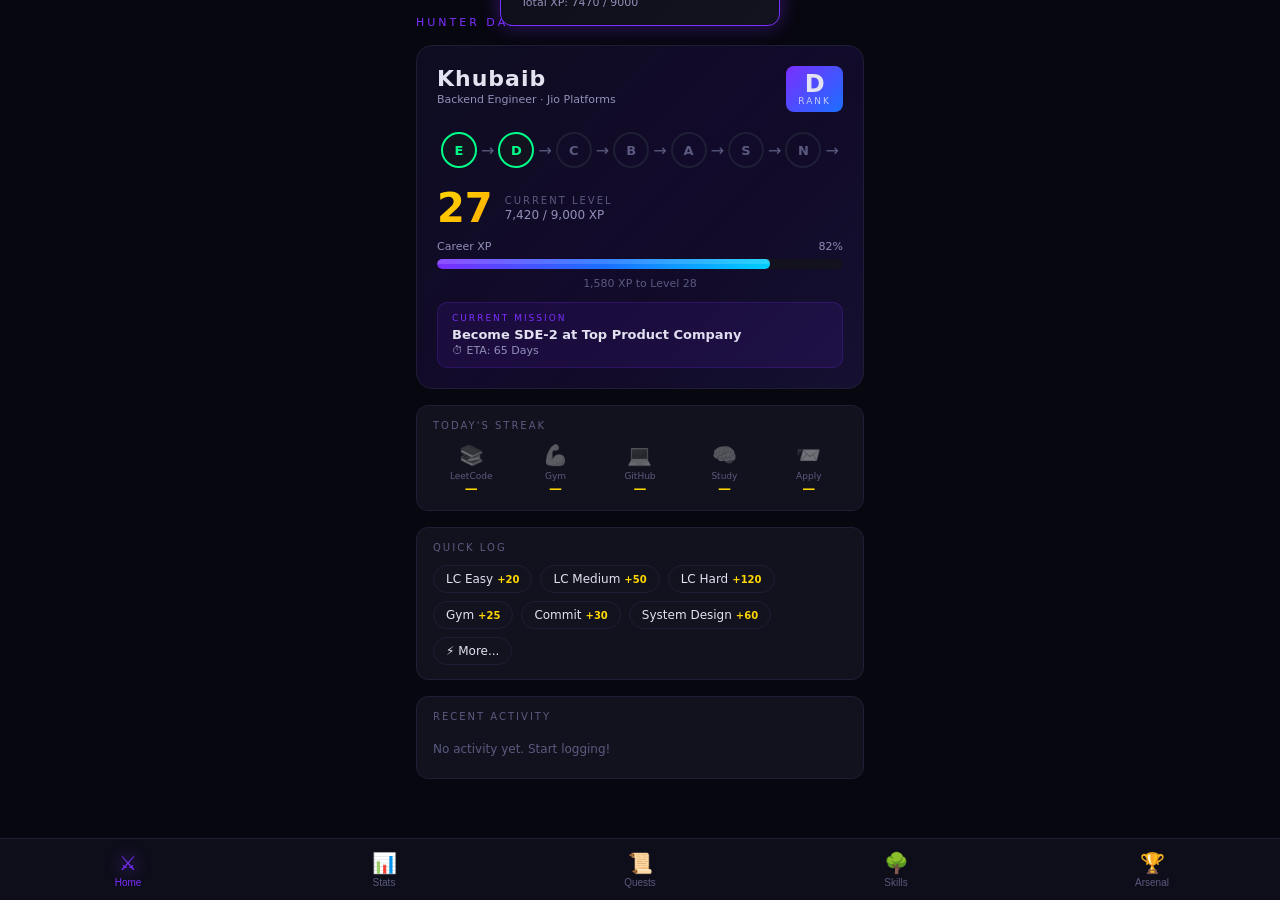
<file: index.html>
<!DOCTYPE html>
<html lang="en">
<head>
<meta charset="UTF-8">
<meta name="viewport" content="width=device-width, initial-scale=1.0, maximum-scale=1.0">
<title>Hunter Dashboard — Khubaib</title>
<style>
:root {
  --bg: #07070f;
  --bg2: #0e0e1a;
  --bg3: #13131f;
  --card: #12121e;
  --border: #1e1e35;
  --purple: #7b2fff;
  --purple2: #5b1bd4;
  --blue: #1a6fff;
  --gold: #ffd700;
  --gold2: #ffaa00;
  --green: #00ff88;
  --red: #ff3355;
  --cyan: #00cfff;
  --text: #e2e2f0;
  --text2: #9090b8;
  --text3: #5a5a80;
  --glow: 0 0 20px rgba(123,47,255,0.4);
  --glow-gold: 0 0 20px rgba(255,215,0,0.3);
}
*{margin:0;padding:0;box-sizing:border-box;}
body{background:var(--bg);color:var(--text);font-family:'Segoe UI',system-ui,sans-serif;min-height:100vh;overflow-x:hidden;}
::-webkit-scrollbar{width:4px;} ::-webkit-scrollbar-track{background:var(--bg2);} ::-webkit-scrollbar-thumb{background:var(--purple);border-radius:2px;}

/* NAV */
.nav{position:fixed;bottom:0;left:0;right:0;background:var(--bg2);border-top:1px solid var(--border);display:flex;z-index:100;padding:6px 0 max(6px, env(safe-area-inset-bottom));}
.nav-btn{flex:1;display:flex;flex-direction:column;align-items:center;gap:2px;padding:6px 4px;cursor:pointer;border:none;background:none;color:var(--text3);font-size:10px;transition:all .2s;}
.nav-btn.active{color:var(--purple);}
.nav-btn .icon{font-size:20px;}
.nav-btn.active .icon{filter:drop-shadow(0 0 8px var(--purple));}

/* PAGES */
.page{display:none;padding:16px 16px 90px;max-width:480px;margin:0 auto;}
.page.active{display:block;}

/* HEADER */
.page-title{font-size:11px;letter-spacing:3px;color:var(--purple);text-transform:uppercase;margin-bottom:16px;}

/* HUNTER CARD */
.hunter-card{background:linear-gradient(135deg,#0d0d20 0%,#120a2a 50%,#0d0d20 100%);border:1px solid var(--border);border-radius:16px;padding:20px;margin-bottom:16px;position:relative;overflow:hidden;}
.hunter-card::before{content:'';position:absolute;inset:0;background:linear-gradient(135deg,transparent 60%,rgba(123,47,255,.08));pointer-events:none;}
.hunter-card::after{content:'';position:absolute;top:-50%;right:-30%;width:200px;height:200px;background:radial-gradient(circle,rgba(123,47,255,.1) 0%,transparent 70%);pointer-events:none;}
.hunter-top{display:flex;justify-content:space-between;align-items:flex-start;margin-bottom:16px;}
.hunter-name{font-size:22px;font-weight:700;letter-spacing:1px;}
.hunter-sub{font-size:11px;color:var(--text2);margin-top:2px;}
.rank-badge{background:linear-gradient(135deg,var(--purple),var(--blue));border-radius:8px;padding:6px 12px;text-align:center;}
.rank-letter{font-size:24px;font-weight:900;line-height:1;}
.rank-label{font-size:9px;letter-spacing:2px;color:rgba(255,255,255,.7);}
.level-row{display:flex;align-items:center;gap:12px;margin-bottom:12px;}
.level-num{font-size:40px;font-weight:900;background:linear-gradient(135deg,var(--gold),var(--gold2));-webkit-background-clip:text;-webkit-text-fill-color:transparent;background-clip:text;line-height:1;}
.level-info{flex:1;}
.level-label{font-size:10px;color:var(--text3);letter-spacing:2px;text-transform:uppercase;}
.xp-label{font-size:12px;color:var(--text2);margin-top:2px;}
.xp-bar-wrap{margin-bottom:8px;}
.xp-bar-top{display:flex;justify-content:space-between;font-size:11px;color:var(--text2);margin-bottom:6px;}
.xp-bar{height:10px;background:var(--bg3);border-radius:5px;overflow:hidden;position:relative;}
.xp-fill{height:100%;background:linear-gradient(90deg,var(--purple),var(--blue),var(--cyan));border-radius:5px;transition:width .8s cubic-bezier(.4,0,.2,1);position:relative;}
.xp-fill::after{content:'';position:absolute;top:0;left:0;right:0;height:50%;background:rgba(255,255,255,.15);border-radius:5px;}
.xp-to-next{font-size:11px;color:var(--text3);text-align:center;}
.mission-box{background:rgba(123,47,255,.1);border:1px solid rgba(123,47,255,.2);border-radius:10px;padding:10px 14px;margin-top:12px;}
.mission-label{font-size:9px;letter-spacing:2px;color:var(--purple);text-transform:uppercase;margin-bottom:4px;}
.mission-text{font-size:13px;font-weight:600;}
.eta-text{font-size:11px;color:var(--text2);margin-top:2px;}

/* STREAK */
.streak-card{background:var(--card);border:1px solid var(--border);border-radius:12px;padding:14px 16px;margin-bottom:16px;}
.streak-title{font-size:10px;letter-spacing:2px;color:var(--text3);text-transform:uppercase;margin-bottom:12px;}
.streak-grid{display:grid;grid-template-columns:repeat(5,1fr);gap:8px;}
.streak-item{text-align:center;}
.streak-icon{font-size:20px;margin-bottom:4px;}
.streak-name{font-size:9px;color:var(--text3);}
.streak-count{font-size:13px;font-weight:700;color:var(--gold);}
.streak-item.active .streak-icon{filter:drop-shadow(0 0 6px #ff6600);}
.streak-item.inactive .streak-icon{filter:grayscale(1) opacity(.4);}

/* QUICK LOG */
.quick-log{background:var(--card);border:1px solid var(--border);border-radius:12px;padding:14px 16px;margin-bottom:16px;}
.quick-log-title{font-size:10px;letter-spacing:2px;color:var(--text3);text-transform:uppercase;margin-bottom:12px;}
.xp-chips{display:flex;flex-wrap:wrap;gap:8px;}
.xp-chip{background:var(--bg3);border:1px solid var(--border);border-radius:20px;padding:6px 12px;font-size:12px;cursor:pointer;transition:all .2s;display:flex;align-items:center;gap:4px;white-space:nowrap;}
.xp-chip:hover,.xp-chip:active{background:rgba(123,47,255,.2);border-color:var(--purple);}
.xp-chip .xp-amount{color:var(--gold);font-size:10px;font-weight:700;}

/* STATS */
.stat-card{background:var(--card);border:1px solid var(--border);border-radius:12px;padding:14px 16px;margin-bottom:12px;}
.stat-row{display:flex;align-items:center;gap:10px;margin-bottom:10px;}
.stat-row:last-child{margin-bottom:0;}
.stat-name{font-size:12px;color:var(--text2);width:130px;flex-shrink:0;}
.stat-bar{flex:1;height:8px;background:var(--bg3);border-radius:4px;overflow:hidden;}
.stat-fill{height:100%;border-radius:4px;transition:width .8s cubic-bezier(.4,0,.2,1);}
.stat-val{font-size:12px;font-weight:700;width:30px;text-align:right;flex-shrink:0;}
.stat-fill.s1{background:linear-gradient(90deg,#7b2fff,#00cfff);}
.stat-fill.s2{background:linear-gradient(90deg,#ff6b35,#ffd700);}
.stat-fill.s3{background:linear-gradient(90deg,#00ff88,#00cfff);}
.stat-fill.s4{background:linear-gradient(90deg,#ff3355,#ff6b35);}
.section-label{font-size:10px;letter-spacing:2px;color:var(--purple);text-transform:uppercase;margin:20px 0 12px;padding-bottom:6px;border-bottom:1px solid var(--border);}

/* QUESTS */
.quest-tabs{display:flex;gap:8px;margin-bottom:16px;overflow-x:auto;padding-bottom:4px;}
.quest-tab{padding:6px 14px;border-radius:20px;font-size:12px;border:1px solid var(--border);background:var(--bg3);cursor:pointer;white-space:nowrap;transition:all .2s;color:var(--text2);}
.quest-tab.active{background:var(--purple);border-color:var(--purple);color:#fff;}
.quest-item{background:var(--card);border:1px solid var(--border);border-radius:12px;padding:14px;margin-bottom:10px;display:flex;align-items:flex-start;gap:12px;cursor:pointer;transition:all .2s;position:relative;overflow:hidden;}
.quest-item.done{opacity:.5;}
.quest-item.done::after{content:'✓';position:absolute;right:14px;top:50%;transform:translateY(-50%);font-size:20px;color:var(--green);}
.quest-item:hover{border-color:var(--purple);}
.quest-check{width:22px;height:22px;border-radius:6px;border:2px solid var(--border);flex-shrink:0;margin-top:2px;display:flex;align-items:center;justify-content:center;transition:all .2s;}
.quest-item.done .quest-check{background:var(--green);border-color:var(--green);}
.quest-info{flex:1;}
.quest-name{font-size:13px;font-weight:600;margin-bottom:4px;}
.quest-desc{font-size:11px;color:var(--text2);}
.quest-xp{font-size:12px;color:var(--gold);font-weight:700;margin-top:4px;}
.quest-type-badge{font-size:9px;padding:2px 6px;border-radius:4px;font-weight:700;letter-spacing:1px;}
.badge-daily{background:rgba(0,207,255,.15);color:var(--cyan);}
.badge-weekly{background:rgba(123,47,255,.2);color:#b86fff;}
.badge-story{background:rgba(255,215,0,.15);color:var(--gold);}
.badge-hidden{background:rgba(255,51,85,.15);color:var(--red);}

/* SKILL TREE */
.skill-tree{padding:0;}
.skill-node{background:var(--card);border:1px solid var(--border);border-radius:12px;padding:14px 16px;margin-bottom:8px;display:flex;align-items:center;gap:12px;position:relative;}
.skill-node.locked{opacity:.4;}
.skill-node.mastered{border-color:var(--gold);box-shadow:0 0 12px rgba(255,215,0,.2);}
.skill-node.unlocked{border-color:var(--purple);}
.skill-icon{font-size:24px;width:44px;height:44px;display:flex;align-items:center;justify-content:center;background:var(--bg3);border-radius:10px;}
.skill-info{flex:1;}
.skill-name{font-size:14px;font-weight:600;}
.skill-sub{font-size:11px;color:var(--text2);margin-top:2px;}
.skill-status{font-size:10px;padding:3px 8px;border-radius:4px;font-weight:700;letter-spacing:1px;}
.status-locked{background:rgba(90,90,128,.2);color:var(--text3);}
.status-unlocked{background:rgba(123,47,255,.2);color:var(--purple);}
.status-mastered{background:rgba(255,215,0,.15);color:var(--gold);}
.tree-connector{width:2px;height:16px;background:linear-gradient(var(--purple),var(--border));margin:0 auto 0 35px;}

/* BOSS */
.boss-card{background:linear-gradient(135deg,#120a0a,#1a0a0a);border:1px solid #2a1010;border-radius:16px;padding:16px;margin-bottom:12px;position:relative;overflow:hidden;}
.boss-card.locked{opacity:.4;filter:grayscale(.5);}
.boss-card::before{content:'';position:absolute;top:0;right:0;width:80px;height:80px;background:radial-gradient(circle,rgba(255,51,85,.1),transparent 70%);}
.boss-name{font-size:16px;font-weight:700;margin-bottom:4px;}
.boss-sub{font-size:11px;color:var(--text2);margin-bottom:12px;}
.boss-prep-bar{height:8px;background:var(--bg3);border-radius:4px;overflow:hidden;margin-bottom:6px;}
.boss-prep-fill{height:100%;border-radius:4px;background:linear-gradient(90deg,var(--red),var(--gold));}
.boss-stats{display:flex;gap:12px;font-size:11px;color:var(--text2);}
.boss-stat strong{color:var(--text);}
.boss-difficulty{position:absolute;top:16px;right:16px;font-size:11px;font-weight:700;padding:4px 8px;border-radius:6px;}
.diff-hard{background:rgba(255,51,85,.2);color:var(--red);}
.diff-extreme{background:rgba(255,107,53,.2);color:#ff6b35;}
.diff-legendary{background:rgba(255,215,0,.2);color:var(--gold);}

/* INVENTORY */
.inv-section{margin-bottom:20px;}
.inv-grid{display:grid;grid-template-columns:1fr 1fr;gap:10px;}
.inv-item{background:var(--card);border:1px solid var(--border);border-radius:12px;padding:12px;}
.inv-icon{font-size:24px;margin-bottom:6px;}
.inv-name{font-size:12px;font-weight:600;margin-bottom:4px;}
.inv-stars{color:var(--gold);font-size:14px;}
.inv-desc{font-size:10px;color:var(--text2);margin-top:4px;}
.stars-empty{color:var(--text3);}

/* LOG */
.log-list{max-height:300px;overflow-y:auto;}
.log-item{display:flex;justify-content:space-between;align-items:center;padding:10px 0;border-bottom:1px solid var(--border);font-size:12px;}
.log-item:last-child{border-bottom:none;}
.log-act{color:var(--text2);}
.log-xp{color:var(--gold);font-weight:700;}
.log-time{color:var(--text3);font-size:10px;}

/* NOTIFICATION */
.notif{position:fixed;top:20px;left:50%;transform:translateX(-50%) translateY(-100px);background:linear-gradient(135deg,var(--bg2),var(--bg3));border:1px solid var(--purple);border-radius:12px;padding:16px 20px;z-index:200;min-width:280px;max-width:340px;box-shadow:var(--glow);transition:transform .4s cubic-bezier(.4,0,.2,1);}
.notif.show{transform:translateX(-50%) translateY(0);}
.notif-title{font-size:10px;letter-spacing:3px;color:var(--purple);text-transform:uppercase;margin-bottom:6px;}
.notif-main{font-size:14px;font-weight:700;margin-bottom:8px;}
.notif-gains{font-size:12px;color:var(--gold);}
.notif-level{font-size:11px;color:var(--text2);margin-top:4px;}

/* BUTTONS */
.btn{padding:10px 20px;border-radius:8px;border:none;cursor:pointer;font-size:13px;font-weight:600;transition:all .2s;}
.btn-primary{background:linear-gradient(135deg,var(--purple),var(--blue));color:#fff;}
.btn-primary:hover{opacity:.85;box-shadow:var(--glow);}
.btn-sm{padding:6px 12px;font-size:11px;border-radius:6px;}
.btn-ghost{background:transparent;border:1px solid var(--border);color:var(--text2);}
.btn-ghost:hover{border-color:var(--purple);color:var(--purple);}

/* INPUT */
.input-group{margin-bottom:12px;}
.input-label{font-size:11px;color:var(--text2);margin-bottom:6px;display:block;}
.input,.select,.textarea{width:100%;background:var(--bg3);border:1px solid var(--border);border-radius:8px;padding:10px 12px;color:var(--text);font-size:13px;outline:none;transition:border-color .2s;}
.input:focus,.select:focus,.textarea:focus{border-color:var(--purple);}
.select option{background:var(--bg3);}

/* COACH */
.coach-card{background:linear-gradient(135deg,#0a0a15,#0d0a20);border:1px solid rgba(123,47,255,.3);border-radius:16px;padding:18px;margin-bottom:16px;}
.coach-header{display:flex;align-items:center;gap:10px;margin-bottom:14px;}
.coach-avatar{font-size:28px;}
.coach-title{font-size:13px;font-weight:700;}
.coach-sub{font-size:11px;color:var(--text2);}
.coach-msg{font-size:13px;line-height:1.6;color:var(--text2);background:var(--bg3);border-radius:8px;padding:12px;border-left:3px solid var(--purple);}
.coach-task{display:flex;align-items:center;gap:8px;padding:8px;background:rgba(123,47,255,.08);border-radius:8px;margin-top:8px;font-size:12px;}
.roi-bar{height:4px;background:var(--bg3);border-radius:2px;overflow:hidden;margin-top:4px;}
.roi-fill{height:100%;background:linear-gradient(90deg,var(--green),var(--gold));border-radius:2px;}

/* HEAT MAP */
.heat-grid{display:grid;grid-template-columns:1fr 1fr;gap:8px;margin-bottom:16px;}
.heat-item{background:var(--card);border:1px solid var(--border);border-radius:10px;padding:12px;}
.heat-area{font-size:12px;font-weight:600;margin-bottom:6px;}
.heat-bar-wrap{height:6px;background:var(--bg3);border-radius:3px;overflow:hidden;}
.heat-fill{height:100%;border-radius:3px;}
.heat-weak{background:linear-gradient(90deg,var(--red),#ff6b35);}
.heat-mid{background:linear-gradient(90deg,#ff6b35,var(--gold));}
.heat-strong{background:linear-gradient(90deg,var(--gold),var(--green));}
.heat-score{font-size:10px;color:var(--text3);margin-top:4px;}
.heat-priority{font-size:9px;letter-spacing:1px;margin-top:3px;font-weight:700;}
.priority-high{color:var(--red);}
.priority-med{color:var(--gold);}
.priority-low{color:var(--green);}

/* MODAL */
.modal-overlay{position:fixed;inset:0;background:rgba(0,0,0,.8);z-index:150;display:none;align-items:center;justify-content:center;padding:20px;}
.modal-overlay.open{display:flex;}
.modal{background:var(--bg2);border:1px solid var(--border);border-radius:16px;padding:20px;width:100%;max-width:360px;max-height:80vh;overflow-y:auto;}
.modal-title{font-size:14px;font-weight:700;margin-bottom:16px;display:flex;justify-content:space-between;align-items:center;}
.modal-close{cursor:pointer;color:var(--text3);font-size:20px;background:none;border:none;color:var(--text3);}

/* RANK PATH */
.rank-path{display:flex;align-items:center;gap:4px;margin-bottom:16px;overflow-x:auto;padding:4px;}
.rank-dot{width:36px;height:36px;border-radius:50%;display:flex;align-items:center;justify-content:center;font-size:13px;font-weight:800;flex-shrink:0;border:2px solid var(--border);}
.rank-dot.current{background:linear-gradient(135deg,var(--purple),var(--blue));border-color:var(--purple);box-shadow:var(--glow);}
.rank-dot.done{background:var(--bg3);border-color:var(--green);color:var(--green);}
.rank-dot.future{color:var(--text3);}
.rank-arrow{color:var(--text3);flex-shrink:0;}

/* REWARD POP */
@keyframes levelUp{0%{transform:translateX(-50%) scale(.5);opacity:0}50%{transform:translateX(-50%) scale(1.1)}100%{transform:translateX(-50%) scale(1);opacity:1}}
.level-up-pop{position:fixed;top:30%;left:50%;transform:translateX(-50%);z-index:300;text-align:center;background:linear-gradient(135deg,#1a0a30,#0a1a40);border:2px solid var(--gold);border-radius:20px;padding:30px 40px;box-shadow:0 0 60px rgba(255,215,0,.4);display:none;}
.level-up-pop.show{display:block;animation:levelUp .5s ease-out;}
.lu-title{font-size:11px;letter-spacing:4px;color:var(--gold);text-transform:uppercase;margin-bottom:8px;}
.lu-level{font-size:60px;font-weight:900;background:linear-gradient(135deg,var(--gold),var(--gold2));-webkit-background-clip:text;-webkit-text-fill-color:transparent;background-clip:text;line-height:1;}
.lu-msg{font-size:14px;color:var(--text2);margin-top:8px;}

/* PROFILE AVATAR */
.avatar{width:56px;height:56px;border-radius:50%;background:linear-gradient(135deg,var(--purple),var(--blue));display:flex;align-items:center;justify-content:center;font-size:22px;font-weight:800;flex-shrink:0;box-shadow:var(--glow);}

/* utils */
.flex{display:flex;} .items-center{align-items:center;} .gap-8{gap:8px;} .gap-12{gap:12px;} .mb-8{margin-bottom:8px;} .mb-12{margin-bottom:12px;} .mb-16{margin-bottom:16px;}
.text-gold{color:var(--gold);} .text-purple{color:var(--purple);} .text-green{color:var(--green);} .text-red{color:var(--red);} .text-2{color:var(--text2);}
.fw-7{font-weight:700;} .fs-11{font-size:11px;} .fs-12{font-size:12px;} .fs-13{font-size:13px;}
</style>
</head>
<body>

<!-- LEVEL UP POPUP -->
<div class="level-up-pop" id="levelUpPop">
  <div class="lu-title">⚔ LEVEL UP ⚔</div>
  <div class="lu-level" id="luLevel">28</div>
  <div class="lu-msg">You have grown stronger, Hunter.</div>
</div>

<!-- NOTIFICATION -->
<div class="notif" id="notif">
  <div class="notif-title">⚔ Quest Completed</div>
  <div class="notif-main" id="notifMain">LeetCode Medium Solved</div>
  <div class="notif-gains" id="notifGains">+50 XP · DSA +2</div>
  <div class="notif-level" id="notifLevel">Total XP: 7470 / 9000</div>
</div>

<!-- MODAL: Log Activity -->
<div class="modal-overlay" id="logModal">
  <div class="modal">
    <div class="modal-title">
      Log Activity
      <button class="modal-close" onclick="closeModal()">✕</button>
    </div>
    <div class="input-group">
      <label class="input-label">Activity Type</label>
      <select class="select" id="actType">
        <option value="leetcode-easy">LeetCode Easy (+20 XP)</option>
        <option value="leetcode-medium">LeetCode Medium (+50 XP)</option>
        <option value="leetcode-hard">LeetCode Hard (+120 XP)</option>
        <option value="gym">Gym Workout (+25 XP)</option>
        <option value="github-commit">GitHub Commit (+30 XP)</option>
        <option value="system-design">System Design Study (+60 XP)</option>
        <option value="kafka-learning">Kafka / Backend Learning (+40 XP)</option>
        <option value="resume">Resume Improvement (+40 XP)</option>
        <option value="blog">Blog Post (+80 XP)</option>
        <option value="interview">Interview (+150 XP)</option>
        <option value="job-application">Job Application (+15 XP)</option>
        <option value="wake-early">Wake Before Target (+20 XP)</option>
        <option value="project">Complete Project (+500 XP)</option>
        <option value="offer">Job Offer (+1000 XP)</option>
        <option value="hussein">Read Hussein Nasser (+30 XP)</option>
        <option value="custom">Custom...</option>
      </select>
    </div>
    <div class="input-group" id="customFields" style="display:none">
      <label class="input-label">Activity Name</label>
      <input class="input" id="customName" placeholder="What did you do?">
      <label class="input-label" style="margin-top:8px">XP Amount</label>
      <input class="input" id="customXP" type="number" placeholder="50" value="50">
    </div>
    <div class="input-group">
      <label class="input-label">Notes (optional)</label>
      <textarea class="textarea" id="actNotes" rows="2" placeholder="Any notes about this activity..."></textarea>
    </div>
    <button class="btn btn-primary" style="width:100%" onclick="logActivity()">⚡ Claim XP</button>
  </div>
</div>

<!-- PAGES -->

<!-- ═══ DASHBOARD ═══ -->
<div class="page active" id="page-home">
  <p class="page-title">Hunter Dashboard</p>

  <!-- Hunter Card -->
  <div class="hunter-card">
    <div class="hunter-top">
      <div>
        <div class="hunter-name">Khubaib</div>
        <div class="hunter-sub">Backend Engineer · Jio Platforms</div>
      </div>
      <div class="rank-badge">
        <div class="rank-letter" id="rankLetter">D</div>
        <div class="rank-label">RANK</div>
      </div>
    </div>

    <!-- Rank Path -->
    <div class="rank-path" id="rankPath"></div>

    <!-- Level -->
    <div class="level-row">
      <div class="level-num" id="levelDisplay">27</div>
      <div class="level-info">
        <div class="level-label">Current Level</div>
        <div class="xp-label" id="xpLabelSmall">7,420 / 9,000 XP</div>
      </div>
    </div>

    <!-- XP Bar -->
    <div class="xp-bar-wrap">
      <div class="xp-bar-top">
        <span>Career XP</span>
        <span id="xpPercent">82%</span>
      </div>
      <div class="xp-bar">
        <div class="xp-fill" id="xpFill" style="width:82%"></div>
      </div>
    </div>
    <div class="xp-to-next" id="xpToNext">580 XP to Level 28</div>

    <!-- Mission -->
    <div class="mission-box">
      <div class="mission-label">Current Mission</div>
      <div class="mission-text">Become SDE-2 at Top Product Company</div>
      <div class="eta-text">⏱ ETA: 65 Days</div>
    </div>
  </div>

  <!-- Streaks -->
  <div class="streak-card">
    <div class="streak-title">Today's Streak</div>
    <div class="streak-grid" id="streakGrid"></div>
  </div>

  <!-- Quick XP Log -->
  <div class="quick-log">
    <div class="quick-log-title">Quick Log</div>
    <div class="xp-chips">
      <span class="xp-chip" onclick="quickLog('leetcode-easy')">LC Easy <span class="xp-amount">+20</span></span>
      <span class="xp-chip" onclick="quickLog('leetcode-medium')">LC Medium <span class="xp-amount">+50</span></span>
      <span class="xp-chip" onclick="quickLog('leetcode-hard')">LC Hard <span class="xp-amount">+120</span></span>
      <span class="xp-chip" onclick="quickLog('gym')">Gym <span class="xp-amount">+25</span></span>
      <span class="xp-chip" onclick="quickLog('github-commit')">Commit <span class="xp-amount">+30</span></span>
      <span class="xp-chip" onclick="quickLog('system-design')">System Design <span class="xp-amount">+60</span></span>
      <span class="xp-chip" onclick="openModal()">⚡ More...</span>
    </div>
  </div>

  <!-- Activity Log -->
  <div class="stat-card">
    <div class="streak-title">Recent Activity</div>
    <div class="log-list" id="logList"></div>
  </div>
</div>

<!-- ═══ STATS ═══ -->
<div class="page" id="page-stats">
  <p class="page-title">Stats</p>

  <!-- Heat Map -->
  <div class="section-label">Career Heat Map — Priority Areas</div>
  <div class="heat-grid" id="heatGrid"></div>

  <div class="section-label">Backend Engineering</div>
  <div class="stat-card" id="statsBackend"></div>

  <div class="section-label">Soft Skills & Career</div>
  <div class="stat-card" id="statsSoft"></div>
</div>

<!-- ═══ QUESTS ═══ -->
<div class="page" id="page-quests">
  <p class="page-title">Quests</p>
  <div class="quest-tabs">
    <button class="quest-tab active" onclick="setQuestTab('daily',this)">Daily</button>
    <button class="quest-tab" onclick="setQuestTab('weekly',this)">Weekly</button>
    <button class="quest-tab" onclick="setQuestTab('story',this)">Main Story</button>
    <button class="quest-tab" onclick="setQuestTab('hidden',this)">Hidden</button>
  </div>
  <div id="questList"></div>
</div>

<!-- ═══ SKILL TREE ═══ -->
<div class="page" id="page-skills">
  <p class="page-title">Skill Tree</p>
  <div id="skillTree"></div>
</div>

<!-- ═══ BOSS / INVENTORY ═══ -->
<div class="page" id="page-more">
  <p class="page-title">Arsenal</p>

  <div class="section-label">⚔ Boss Battles — Target Companies</div>
  <div id="bossList"></div>

  <div class="section-label">🗡 Equipment</div>
  <div class="inv-grid" id="equipGrid"></div>

  <div class="section-label">📦 Inventory</div>
  <div class="inv-grid" id="invGrid"></div>

  <div class="section-label">🧠 AI Coach</div>
  <div class="coach-card" id="coachCard"></div>

  <div style="margin-top:16px;display:flex;gap:8px;">
    <button class="btn btn-ghost btn-sm" onclick="exportData()">📤 Export Data</button>
    <button class="btn btn-ghost btn-sm" onclick="document.getElementById('importFile').click()">📥 Import</button>
    <input type="file" id="importFile" accept=".json" style="display:none" onchange="importData(event)">
    <button class="btn btn-ghost btn-sm" onclick="resetDay()">🌅 New Day</button>
  </div>
</div>

<!-- NAV -->
<nav class="nav">
  <button class="nav-btn active" onclick="showPage('home',this)">
    <span class="icon">⚔</span>Home
  </button>
  <button class="nav-btn" onclick="showPage('stats',this)">
    <span class="icon">📊</span>Stats
  </button>
  <button class="nav-btn" onclick="showPage('quests',this)">
    <span class="icon">📜</span>Quests
  </button>
  <button class="nav-btn" onclick="showPage('skills',this)">
    <span class="icon">🌳</span>Skills
  </button>
  <button class="nav-btn" onclick="showPage('more',this)">
    <span class="icon">🏆</span>Arsenal
  </button>
</nav>

<script>
// ═══════════════════════════════════════════
// DATA MODEL
// ═══════════════════════════════════════════

const XP_TABLE = {
  'leetcode-easy': {xp:20, label:'LeetCode Easy', stat:'dsa'},
  'leetcode-medium': {xp:50, label:'LeetCode Medium', stat:'dsa'},
  'leetcode-hard': {xp:120, label:'LeetCode Hard', stat:'dsa'},
  'gym': {xp:25, label:'Gym Workout', stat:'health'},
  'github-commit': {xp:30, label:'GitHub Commit', stat:'github'},
  'system-design': {xp:60, label:'System Design Study', stat:'systemDesign'},
  'kafka-learning': {xp:40, label:'Kafka Learning', stat:'kafka'},
  'resume': {xp:40, label:'Resume Improvement', stat:'resume'},
  'blog': {xp:80, label:'Blog Post', stat:'networking'},
  'interview': {xp:150, label:'Interview', stat:'communication'},
  'job-application': {xp:15, label:'Job Application', stat:'networking'},
  'wake-early': {xp:20, label:'Woke Early', stat:'discipline'},
  'project': {xp:500, label:'Project Completed', stat:'github'},
  'offer': {xp:1000, label:'Job Offer Received', stat:'communication'},
  'hussein': {xp:30, label:'Read Hussein Nasser', stat:'systemDesign'},
};

const DEFAULT_STATE = {
  hunter: {name:'Khubaib', level:27, currentXP:7420, nextLevelXP:9000, rank:'D', totalXP:47420},
  stats: {
    java:75, springBoot:68, kafka:38, go:22, systemDesign:42,
    distributedSystems:33, dsa:55, communication:62, leadership:40,
    consistency:50, discipline:52, health:45, networking:28, resume:58,
    github:48, linkedin:55
  },
  streaks: {leetcode:0, gym:0, github:0, learning:0, applications:0},
  streakDates: {leetcode:'', gym:'', github:'', learning:'', applications:''},
  quests: {
    daily: [
      {id:'d1', name:'Solve a LeetCode Problem', desc:'Any difficulty counts', xp:30, done:false, type:'daily'},
      {id:'d2', name:'Workout', desc:'Gym, run, or home workout', xp:25, done:false, type:'daily'},
      {id:'d3', name:'1 Hour Deep Study', desc:'Backend, system design, or DSA', xp:35, done:false, type:'daily'},
      {id:'d4', name:'GitHub Commit', desc:'Code, notes, or project', xp:30, done:false, type:'daily'},
      {id:'d5', name:'Sleep 7+ Hours', desc:'Recovery is part of the grind', xp:15, done:false, type:'daily'},
      {id:'d6', name:'No Junk Food', desc:'Fuel the machine correctly', xp:10, done:false, type:'daily'},
    ],
    weekly: [
      {id:'w1', name:'System Design Deep Dive', desc:'Study one system design topic fully', xp:80, done:false, type:'weekly'},
      {id:'w2', name:'Apply to 10 Jobs', desc:'Quality > quantity, but volume matters', xp:60, done:false, type:'weekly'},
      {id:'w3', name:'Resume Update', desc:'Add a new bullet or improve existing', xp:50, done:false, type:'weekly'},
      {id:'w4', name:'LinkedIn Post', desc:'Share learning or insight publicly', xp:70, done:false, type:'weekly'},
      {id:'w5', name:'Mock Interview', desc:'Peer or self mock technical interview', xp:100, done:false, type:'weekly'},
    ],
    story: [
      {id:'s1', name:'Crack a Product Company Interview', desc:'Get shortlisted at Google, Uber, Amazon, or similar', xp:500, done:false, type:'story'},
      {id:'s2', name:'Reach LeetCode 200 Solved', desc:'Foundation of algorithmic thinking', xp:300, done:false, type:'story'},
      {id:'s3', name:'Complete System Design Series', desc:'Master Grokking or Hussein Nasser course', xp:400, done:false, type:'story'},
      {id:'s4', name:'Build & Deploy a Project', desc:'Something real. Something you can show.', xp:500, done:false, type:'story'},
      {id:'s5', name:'Land SDE-2 Offer', desc:'The final boss. The goal.', xp:2000, done:false, type:'story'},
    ],
    hidden: [
      {id:'h1', name:'???', desc:'Contribute something unexpected at work', xp:200, done:false, type:'hidden', locked:true},
      {id:'h2', name:'???', desc:'Get a referral from a senior engineer', xp:300, done:false, type:'hidden', locked:true},
      {id:'h3', name:'???', desc:'Help another engineer debug a hard problem', xp:150, done:false, type:'hidden', locked:true},
    ]
  },
  activityLog: [],
  lastResetDate: ''
};

let state = loadState();
let currentQuestTab = 'daily';

function loadState() {
  try {
    const s = localStorage.getItem('hunterDashboard_v2');
    if (s) return JSON.parse(s);
  } catch(e){}
  return JSON.parse(JSON.stringify(DEFAULT_STATE));
}

function saveState() {
  localStorage.setItem('hunterDashboard_v2', JSON.stringify(state));
}

// ═══════════════════════════════════════════
// LEVEL SYSTEM
// ═══════════════════════════════════════════

const RANKS = ['E','D','C','B','A','S','National','Monarch'];
const RANK_THRESHOLDS = [0, 10, 20, 35, 50, 70, 90, 100]; // levels

function getLevelXP(level) {
  return Math.floor(1000 * Math.pow(1.15, level - 1));
}

function getRank(level) {
  for (let i = RANK_THRESHOLDS.length - 1; i >= 0; i--) {
    if (level >= RANK_THRESHOLDS[i]) return RANKS[i];
  }
  return 'E';
}

function addXP(amount, label, stat) {
  const h = state.hunter;
  h.currentXP += amount;
  h.totalXP += amount;
  let leveled = false;

  while (h.currentXP >= h.nextLevelXP) {
    h.currentXP -= h.nextLevelXP;
    h.level++;
    h.nextLevelXP = getLevelXP(h.level + 1);
    h.rank = getRank(h.level);
    leveled = true;
  }

  if (stat && state.stats[stat] !== undefined) {
    const gain = Math.min(100, state.stats[stat] + Math.ceil(amount / 25));
    state.stats[stat] = gain;
  }

  state.activityLog.unshift({
    label: label || 'Activity',
    xp: amount,
    time: new Date().toLocaleTimeString([], {hour:'2-digit',minute:'2-digit'}),
    date: new Date().toLocaleDateString()
  });
  if (state.activityLog.length > 100) state.activityLog.pop();

  saveState();
  renderAll();

  if (leveled) {
    showLevelUp(h.level);
  } else {
    showNotif(label || 'Activity', `+${amount} XP`, `${h.currentXP.toLocaleString()} / ${h.nextLevelXP.toLocaleString()} XP`);
  }
}

// ═══════════════════════════════════════════
// RENDER
// ═══════════════════════════════════════════

function renderAll() {
  renderHunterCard();
  renderStreaks();
  renderLog();
  renderStats();
  renderHeatMap();
  renderQuests();
  renderSkillTree();
  renderBosses();
  renderEquipment();
  renderInventory();
  renderCoach();
}

function renderHunterCard() {
  const h = state.hunter;
  const pct = Math.round((h.currentXP / h.nextLevelXP) * 100);

  document.getElementById('levelDisplay').textContent = h.level;
  document.getElementById('rankLetter').textContent = h.rank;
  document.getElementById('xpLabelSmall').textContent = `${h.currentXP.toLocaleString()} / ${h.nextLevelXP.toLocaleString()} XP`;
  document.getElementById('xpFill').style.width = pct + '%';
  document.getElementById('xpPercent').textContent = pct + '%';
  document.getElementById('xpToNext').textContent = `${(h.nextLevelXP - h.currentXP).toLocaleString()} XP to Level ${h.level + 1}`;

  // Rank path
  const rp = document.getElementById('rankPath');
  rp.innerHTML = '';
  RANKS.forEach((r, i) => {
    const done = RANK_THRESHOLDS[i+1] && h.level >= RANK_THRESHOLDS[i+1];
    const current = h.rank === r;
    const dot = document.createElement('div');
    dot.className = 'rank-dot ' + (done ? 'done' : current ? 'current' : 'future');
    dot.textContent = r === 'National' ? 'N' : r === 'Monarch' ? 'M' : r;
    dot.title = r;
    rp.appendChild(dot);
    if (i < RANKS.length - 1) {
      const arr = document.createElement('span');
      arr.className = 'rank-arrow';
      arr.textContent = '→';
      rp.appendChild(arr);
    }
  });
}

function renderStreaks() {
  const STREAK_DEF = [
    {key:'leetcode', icon:'📚', name:'LeetCode'},
    {key:'gym', icon:'💪', name:'Gym'},
    {key:'github', icon:'💻', name:'GitHub'},
    {key:'learning', icon:'🧠', name:'Study'},
    {key:'applications', icon:'📨', name:'Apply'},
  ];
  const grid = document.getElementById('streakGrid');
  grid.innerHTML = '';
  STREAK_DEF.forEach(s => {
    const count = state.streaks[s.key] || 0;
    const active = count > 0;
    const div = document.createElement('div');
    div.className = 'streak-item ' + (active ? 'active' : 'inactive');
    div.innerHTML = `<div class="streak-icon">${s.icon}</div>
      <div class="streak-name">${s.name}</div>
      <div class="streak-count">${count > 0 ? count + '🔥' : '—'}</div>`;
    div.onclick = () => bumpStreak(s.key, s.name);
    grid.appendChild(div);
  });
}

function bumpStreak(key, name) {
  const today = new Date().toLocaleDateString();
  if (state.streakDates[key] !== today) {
    state.streakDates[key] = today;
    state.streaks[key] = (state.streaks[key] || 0) + 1;
    const bonus = state.streaks[key] >= 7 ? 100 : 10;
    addXP(bonus, `${name} Streak Day ${state.streaks[key]}`, 'consistency');
  } else {
    showNotif('Already logged!', `${name} streak active today`, '');
  }
}

function renderLog() {
  const list = document.getElementById('logList');
  if (!state.activityLog.length) {
    list.innerHTML = '<div style="color:var(--text3);font-size:12px;padding:8px 0">No activity yet. Start logging!</div>';
    return;
  }
  list.innerHTML = state.activityLog.slice(0,20).map(l =>
    `<div class="log-item">
      <div><span class="log-act">${l.label}</span><div class="log-time">${l.date} ${l.time}</div></div>
      <span class="log-xp">+${l.xp} XP</span>
    </div>`
  ).join('');
}

const STAT_DEFS = [
  {key:'java', name:'Java', cls:'s1'},
  {key:'springBoot', name:'Spring Boot', cls:'s1'},
  {key:'kafka', name:'Kafka', cls:'s2'},
  {key:'go', name:'Go / Golang', cls:'s2'},
  {key:'systemDesign', name:'System Design', cls:'s3'},
  {key:'distributedSystems', name:'Distributed Systems', cls:'s3'},
  {key:'dsa', name:'DSA / Algorithms', cls:'s1'},
];
const SOFT_DEFS = [
  {key:'communication', name:'Communication', cls:'s2'},
  {key:'leadership', name:'Leadership', cls:'s2'},
  {key:'consistency', name:'Consistency', cls:'s3'},
  {key:'discipline', name:'Discipline', cls:'s3'},
  {key:'health', name:'Health', cls:'s4'},
  {key:'networking', name:'Networking', cls:'s2'},
  {key:'resume', name:'Resume', cls:'s1'},
  {key:'github', name:'GitHub Profile', cls:'s3'},
  {key:'linkedin', name:'LinkedIn', cls:'s2'},
];

function renderStatGroup(defs, containerId) {
  const c = document.getElementById(containerId);
  c.innerHTML = defs.map(d => {
    const v = state.stats[d.key] || 0;
    return `<div class="stat-row">
      <span class="stat-name">${d.name}</span>
      <div class="stat-bar"><div class="stat-fill ${d.cls}" style="width:${v}%"></div></div>
      <span class="stat-val">${v}</span>
    </div>`;
  }).join('');
}

function renderStats() {
  renderStatGroup(STAT_DEFS, 'statsBackend');
  renderStatGroup(SOFT_DEFS, 'statsSoft');
}

function renderHeatMap() {
  const allStats = [...STAT_DEFS, ...SOFT_DEFS];
  const sorted = allStats
    .map(d => ({...d, val: state.stats[d.key] || 0}))
    .sort((a,b) => a.val - b.val)
    .slice(0, 6);

  const grid = document.getElementById('heatGrid');
  grid.innerHTML = sorted.map(d => {
    const cls = d.val < 40 ? 'heat-weak' : d.val < 65 ? 'heat-mid' : 'heat-strong';
    const pri = d.val < 40 ? 'HIGH PRIORITY' : d.val < 65 ? 'MEDIUM' : 'GOOD';
    const priCls = d.val < 40 ? 'priority-high' : d.val < 65 ? 'priority-med' : 'priority-low';
    return `<div class="heat-item">
      <div class="heat-area">${d.name}</div>
      <div class="heat-bar-wrap"><div class="heat-fill ${cls}" style="width:${d.val}%"></div></div>
      <div class="heat-score">${d.val}/100</div>
      <div class="heat-priority ${priCls}">${pri}</div>
    </div>`;
  }).join('');
}

const QUEST_DEFS_ALL = {
  daily: 'badge-daily',
  weekly: 'badge-weekly',
  story: 'badge-story',
  hidden: 'badge-hidden'
};

function renderQuests() {
  const list = document.getElementById('questList');
  const quests = state.quests[currentQuestTab] || [];
  list.innerHTML = quests.map(q => {
    const badge = QUEST_DEFS_ALL[q.type] || 'badge-daily';
    const locked = q.locked && !q.done;
    return `<div class="quest-item ${q.done ? 'done' : ''}" onclick="${locked ? '' : `toggleQuest('${q.type}','${q.id}')`}">
      <div class="quest-check">${q.done ? '✓' : ''}</div>
      <div class="quest-info">
        <div style="display:flex;align-items:center;gap:6px;margin-bottom:4px">
          <span class="quest-name">${locked ? '???' : q.name}</span>
          <span class="quest-type-badge ${badge}">${q.type.toUpperCase()}</span>
        </div>
        <div class="quest-desc">${locked ? 'Complete other quests to unlock' : q.desc}</div>
        <div class="quest-xp">⚡ ${q.xp} XP</div>
      </div>
    </div>`;
  }).join('');
}

function toggleQuest(type, id) {
  const q = state.quests[type].find(x => x.id === id);
  if (!q || q.done) return;
  q.done = true;

  // Streak bonus
  const streakBonus = checkQuestStreakBonus(type);
  addXP(q.xp + streakBonus, q.name, null);
  if (streakBonus > 0) {
    setTimeout(() => showNotif('Streak Bonus!', `All ${type} quests done!`, `+${streakBonus} bonus XP`), 1500);
  }
}

function checkQuestStreakBonus(type) {
  const all = state.quests[type];
  if (all.every(q => q.done)) return 100;
  return 0;
}

function setQuestTab(tab, el) {
  currentQuestTab = tab;
  document.querySelectorAll('.quest-tab').forEach(b => b.classList.remove('active'));
  el.classList.add('active');
  renderQuests();
}

const SKILL_NODES = [
  {name:'Java Fundamentals', sub:'OOP, Collections, Streams', icon:'☕', status:'mastered'},
  {name:'Spring Boot', sub:'REST, Security, JPA', icon:'🍃', status:'unlocked'},
  {name:'Microservices', sub:'Design patterns, API Gateway', icon:'🔧', status:'unlocked'},
  {name:'Apache Kafka', sub:'Topics, consumers, producers', icon:'⚡', status:'unlocked'},
  {name:'Redis', sub:'Caching, pub/sub, data structures', icon:'🔴', status:'locked'},
  {name:'Docker', sub:'Containers, compose, networking', icon:'🐳', status:'locked'},
  {name:'Kubernetes', sub:'Orchestration, deployments', icon:'⎈', status:'locked'},
  {name:'AWS / Cloud', sub:'EC2, S3, RDS, Lambda', icon:'☁', status:'locked'},
  {name:'System Design', sub:'HLD, LLD, trade-offs', icon:'🏗', status:'unlocked'},
  {name:'Distributed Systems', sub:'CAP, consistency, consensus', icon:'🌐', status:'locked'},
];

function renderSkillTree() {
  const tree = document.getElementById('skillTree');
  tree.innerHTML = SKILL_NODES.map((n, i) =>
    `${i > 0 ? '<div class="tree-connector"></div>' : ''}
    <div class="skill-node ${n.status}">
      <div class="skill-icon">${n.icon}</div>
      <div class="skill-info">
        <div class="skill-name">${n.name}</div>
        <div class="skill-sub">${n.sub}</div>
      </div>
      <span class="skill-status status-${n.status}">${n.status.toUpperCase()}</span>
    </div>`
  ).join('');
}

const BOSSES = [
  {name:'Meesho', sub:'E-commerce Backend · SDE-2', prep:62, diff:'Hard', diffCls:'diff-hard', locked:false, weakness:'System Design, DSA'},
  {name:'Razorpay', sub:'Fintech Backend · SDE-2', prep:55, diff:'Hard', diffCls:'diff-hard', locked:false, weakness:'Distributed Systems, Java'},
  {name:'Amazon', sub:'SDE-2 · LLD & System Design', prep:38, diff:'Extreme', diffCls:'diff-extreme', locked:true, weakness:'LLD, Leadership Principles'},
  {name:'Uber', sub:'Senior Backend Engineer', prep:28, diff:'Extreme', diffCls:'diff-extreme', locked:true, weakness:'Distributed Systems, Go'},
  {name:'Google', sub:'L4 Software Engineer', prep:18, diff:'Legendary', diffCls:'diff-legendary', locked:true, weakness:'DSA, System Design, Algo'},
  {name:'Microsoft', sub:'SDE-2 Azure/Backend', prep:30, diff:'Extreme', diffCls:'diff-extreme', locked:true, weakness:'LLD, Behavioral'},
];

function renderBosses() {
  const list = document.getElementById('bossList');
  list.innerHTML = BOSSES.map(b =>
    `<div class="boss-card ${b.locked ? 'locked' : ''}">
      <div class="boss-difficulty ${b.diffCls}">${b.diff}</div>
      <div class="boss-name">${b.name}</div>
      <div class="boss-sub">${b.sub}</div>
      <div class="boss-prep-bar"><div class="boss-prep-fill" style="width:${b.prep}%"></div></div>
      <div class="boss-stats">
        <span>Prep: <strong>${b.prep}%</strong></span>
        <span>Weakness: <strong>${b.weakness}</strong></span>
      </div>
      ${b.locked ? '<div style="font-size:11px;color:var(--text3);margin-top:8px">🔒 Reach 60% prep to unlock</div>' : ''}
    </div>`
  ).join('');
}

const EQUIPMENT = [
  {name:'Resume', icon:'📄', stars:3, maxStars:5, desc:'Add more STAR stories & metrics'},
  {name:'LinkedIn', icon:'💼', stars:4, maxStars:5, desc:'Strong but needs more posts'},
  {name:'GitHub Profile', icon:'💻', stars:3, maxStars:5, desc:'Pin projects, improve activity'},
  {name:'Portfolio', icon:'🌐', stars:2, maxStars:5, desc:'Not built yet — high value'},
  {name:'LeetCode', icon:'🧩', stars:3, maxStars:5, desc:'Hit 250+ to unlock S rank'},
  {name:'System Design', icon:'🏗', stars:2, maxStars:5, desc:'Critical weak point — study hard'},
];

function renderEquipment() {
  const grid = document.getElementById('equipGrid');
  grid.innerHTML = EQUIPMENT.map(e =>
    `<div class="inv-item">
      <div class="inv-icon">${e.icon}</div>
      <div class="inv-name">${e.name}</div>
      <div class="inv-stars">
        ${'★'.repeat(e.stars)}<span class="stars-empty">${'★'.repeat(e.maxStars - e.stars)}</span>
      </div>
      <div class="inv-desc">${e.desc}</div>
    </div>`
  ).join('');
}

const INVENTORY_ITEMS = [
  {name:'Achievements', icon:'🏅', desc:'2 unlocked', count:2},
  {name:'Projects Built', icon:'🔨', desc:'Blockchain + Backend', count:2},
  {name:'STAR Stories', icon:'⭐', desc:'Add more for interviews', count:3},
  {name:'Design Docs', icon:'📐', desc:'Start writing these', count:0},
  {name:'Books Finished', icon:'📚', desc:'Add technical books', count:1},
  {name:'Certificates', icon:'🎓', desc:'None yet — consider AWS', count:0},
];

function renderInventory() {
  const grid = document.getElementById('invGrid');
  grid.innerHTML = INVENTORY_ITEMS.map(i =>
    `<div class="inv-item">
      <div class="inv-icon">${i.icon}</div>
      <div class="inv-name">${i.name}</div>
      <div style="font-size:20px;font-weight:700;color:var(--purple);margin:4px 0">${i.count}</div>
      <div class="inv-desc">${i.desc}</div>
    </div>`
  ).join('');
}

const COACH_MESSAGES = [
  "Your System Design score is your biggest bottleneck. Every hour studying HLD is 3x ROI compared to another LeetCode medium. Make it today's focus.",
  "Consistency is the only cheat code. You don't need to be the smartest — you need to show up every day. Log something. Anything. Keep the streak alive.",
  "Kafka and distributed systems are what separate SDE-1 from SDE-2 candidates. You're at 38% — one hour today closes that gap visibly.",
  "Apply to Meesho and Razorpay this week. Your prep is above 50% for both. Waiting until you're 'ready' is a trap. Apply. Learn from rejections.",
  "Your Java is strong at 75. Leverage it — build something with Spring Boot + Kafka this weekend. It becomes a resume bullet AND 500 XP.",
];

function renderCoach() {
  const card = document.getElementById('coachCard');
  const msg = COACH_MESSAGES[new Date().getDay() % COACH_MESSAGES.length];
  const weakStat = [...STAT_DEFS, ...SOFT_DEFS].sort((a,b) => (state.stats[a.key]||0) - (state.stats[b.key]||0))[0];
  card.innerHTML = `
    <div class="coach-header">
      <div class="coach-avatar">🤖</div>
      <div>
        <div class="coach-title">The System — Daily Briefing</div>
        <div class="coach-sub">${new Date().toLocaleDateString('en-IN', {weekday:'long', month:'short', day:'numeric'})}</div>
      </div>
    </div>
    <div class="coach-msg">${msg}</div>
    <div class="coach-task" style="margin-top:12px">
      <span>🎯</span>
      <div>
        <div style="font-weight:600">Today's Priority: ${weakStat ? weakStat.name : 'System Design'}</div>
        <div class="roi-bar" style="margin-top:4px"><div class="roi-fill" style="width:85%"></div></div>
        <div style="font-size:10px;color:var(--text3);margin-top:2px">85% ROI — highest impact right now</div>
      </div>
    </div>
  `;
}

// ═══════════════════════════════════════════
// QUICK LOG & MODAL
// ═══════════════════════════════════════════

function quickLog(type) {
  const def = XP_TABLE[type];
  if (!def) return;
  addXP(def.xp, def.label, def.stat);

  // Update streak if applicable
  if (type === 'github-commit') bumpStreakSilent('github');
  if (type.startsWith('leetcode')) bumpStreakSilent('leetcode');
  if (type === 'gym') bumpStreakSilent('gym');
  if (type === 'system-design' || type === 'kafka-learning' || type === 'hussein') bumpStreakSilent('learning');
  if (type === 'job-application') bumpStreakSilent('applications');
}

function bumpStreakSilent(key) {
  const today = new Date().toLocaleDateString();
  if (state.streakDates[key] !== today) {
    state.streakDates[key] = today;
    state.streaks[key] = (state.streaks[key] || 0) + 1;
    saveState();
    renderStreaks();
  }
}

function openModal() {
  document.getElementById('logModal').classList.add('open');
}
function closeModal() {
  document.getElementById('logModal').classList.remove('open');
}

document.getElementById('actType').addEventListener('change', function() {
  document.getElementById('customFields').style.display = this.value === 'custom' ? 'block' : 'none';
});

function logActivity() {
  const type = document.getElementById('actType').value;
  let xp, label, stat;

  if (type === 'custom') {
    label = document.getElementById('customName').value || 'Custom Activity';
    xp = parseInt(document.getElementById('customXP').value) || 50;
    stat = null;
  } else {
    const def = XP_TABLE[type];
    xp = def.xp; label = def.label; stat = def.stat;
    quickLog(type);
    closeModal();
    return;
  }

  addXP(xp, label, stat);
  closeModal();
}

// ═══════════════════════════════════════════
// NOTIFICATIONS
// ═══════════════════════════════════════════

let notifTimer;
function showNotif(main, gains, level) {
  clearTimeout(notifTimer);
  document.getElementById('notifMain').textContent = main;
  document.getElementById('notifGains').textContent = gains;
  document.getElementById('notifLevel').textContent = level;
  const n = document.getElementById('notif');
  n.classList.add('show');
  notifTimer = setTimeout(() => n.classList.remove('show'), 3000);
}

function showLevelUp(level) {
  document.getElementById('luLevel').textContent = level;
  const pop = document.getElementById('levelUpPop');
  pop.classList.add('show');
  setTimeout(() => pop.classList.remove('show'), 3500);
}

// ═══════════════════════════════════════════
// NAVIGATION
// ═══════════════════════════════════════════

function showPage(id, el) {
  document.querySelectorAll('.page').forEach(p => p.classList.remove('active'));
  document.querySelectorAll('.nav-btn').forEach(b => b.classList.remove('active'));
  document.getElementById('page-' + id).classList.add('active');
  el.classList.add('active');
}

// ═══════════════════════════════════════════
// DATA EXPORT / IMPORT
// ═══════════════════════════════════════════

function exportData() {
  const data = JSON.stringify(state, null, 2);
  const blob = new Blob([data], {type:'application/json'});
  const a = document.createElement('a');
  a.href = URL.createObjectURL(blob);
  a.download = `hunter-save-${new Date().toISOString().split('T')[0]}.json`;
  a.click();
  showNotif('Data Exported', 'Save file downloaded', 'Import on any device to sync');
}

function importData(event) {
  const file = event.target.files[0];
  if (!file) return;
  const reader = new FileReader();
  reader.onload = (e) => {
    try {
      const imported = JSON.parse(e.target.result);
      state = imported;
      saveState();
      renderAll();
      showNotif('Data Imported', 'Your save has been loaded', `Level ${state.hunter.level} Hunter`);
    } catch(err) {
      alert('Invalid save file.');
    }
  };
  reader.readAsText(file);
}

function resetDay() {
  const today = new Date().toLocaleDateString();
  if (state.lastResetDate === today) {
    showNotif('Already reset today', 'Day was already started', '');
    return;
  }
  state.lastResetDate = today;
  // Reset daily quests
  state.quests.daily.forEach(q => q.done = false);
  saveState();
  renderAll();
  showNotif('New Day Started', 'Daily quests reset', `Day ${state.activityLog.length + 1} of your journey`);
}

// ═══════════════════════════════════════════
// INIT
// ═══════════════════════════════════════════

renderAll();
</script>
</body>
</html>
</file>
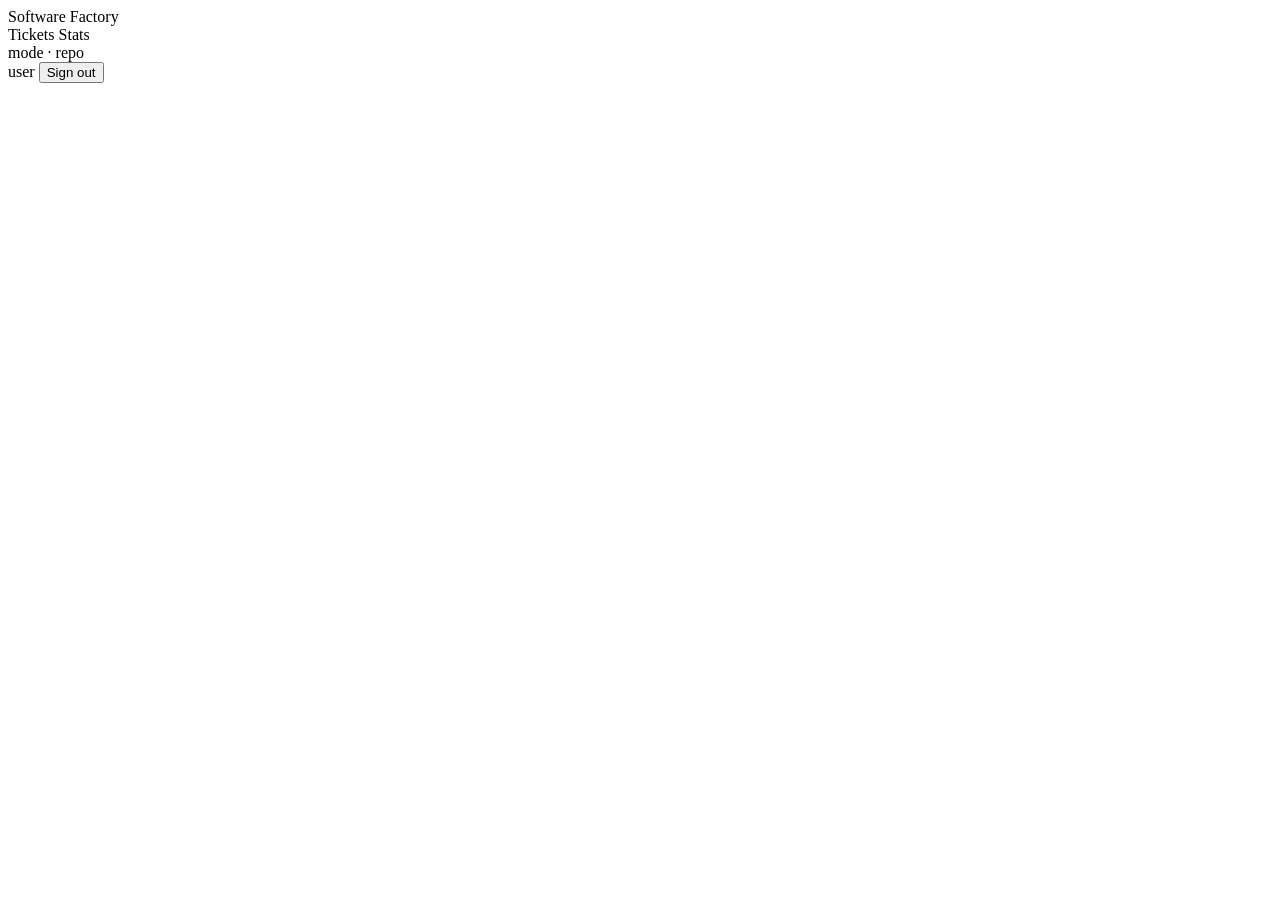
<file: software-factory/src/main/resources/templates/layout.html>
<!DOCTYPE html>
<html xmlns:th="http://www.thymeleaf.org">
<head th:fragment="head(title)">
  <meta charset="utf-8">
  <meta name="viewport" content="width=device-width, initial-scale=1">
  <title th:text="${title} + ' · Software Factory'">Software Factory</title>
  <link rel="stylesheet" th:href="@{/app.css}">
</head>
<body>
<header th:fragment="nav(active)">
  <div class="bar-top">
    <a class="brand" th:href="@{/tickets}">Software Factory</a>
    <nav>
      <a th:href="@{/tickets}" th:classappend="${active == 'tickets'} ? 'active'">Tickets</a>
      <a th:href="@{/stats}" th:classappend="${active == 'stats'} ? 'active'">Stats</a>
    </nav>
    <span class="tag"><span th:text="${props.fakeMode()} ? 'Fake mode · fake sandbox, agent &amp; GitHub' : 'Real mode'">mode</span>
      · <span th:text="${props.repo}">repo</span></span>
    <form th:if="${currentUser != null}" class="signout" method="post" th:action="@{/logout}">
      <span th:text="${currentUser}">user</span> <button type="submit">Sign out</button>
    </form>
  </div>
</header>
</body>
</html>
</file>
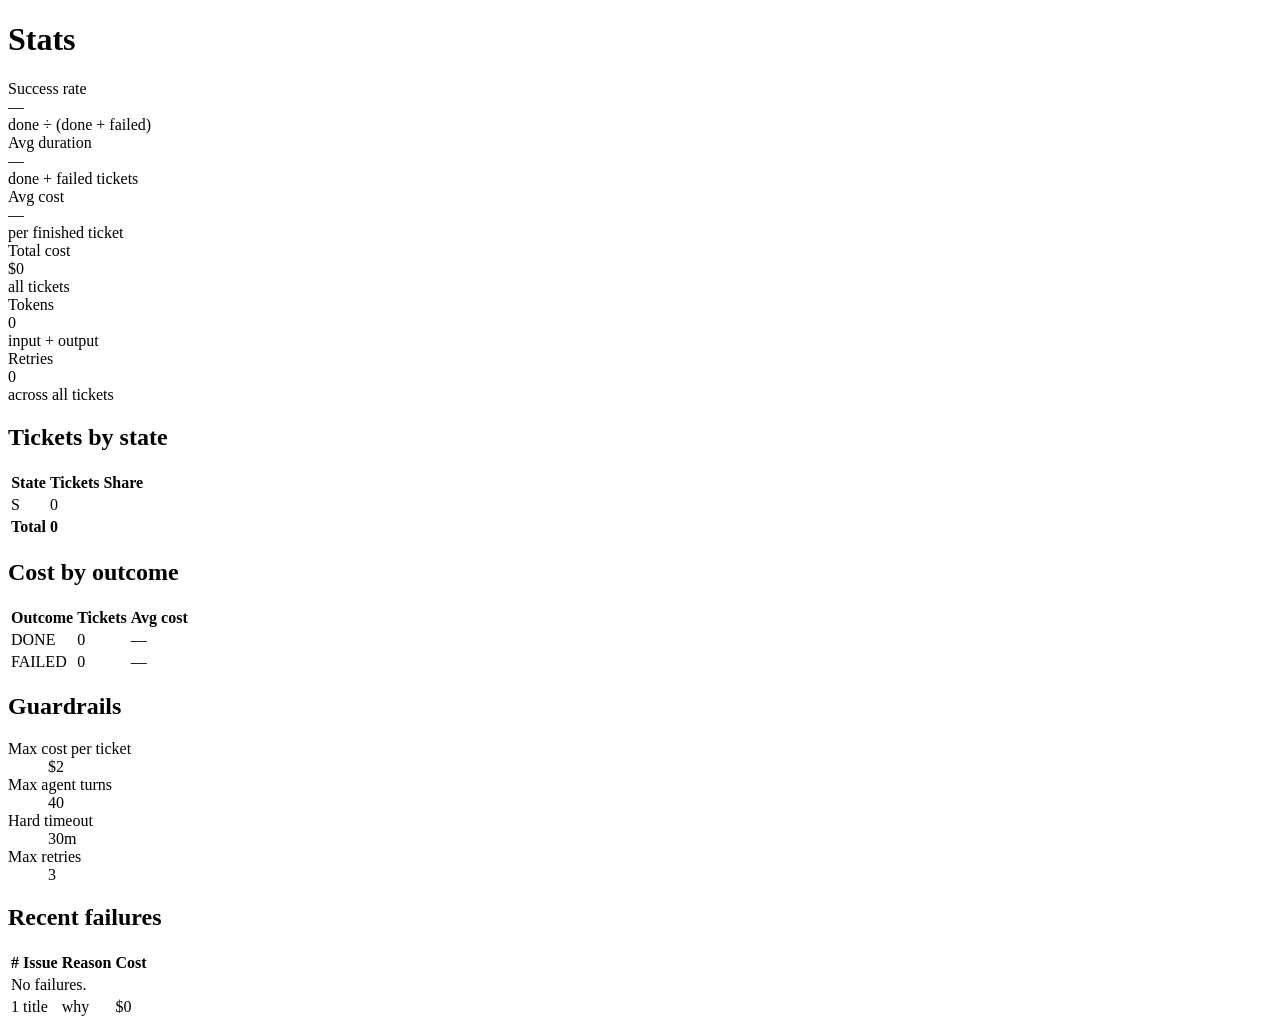
<file: software-factory/src/main/resources/templates/stats.html>
<!DOCTYPE html>
<html xmlns:th="http://www.thymeleaf.org">
<head th:replace="~{layout :: head('Stats')}"></head>
<body>
<header th:replace="~{layout :: nav('stats')}"></header>
<main>
  <h1>Stats</h1>

  <section class="tiles" aria-label="Headline numbers">
    <div class="tile"><div class="label">Success rate</div>
      <div class="value" id="success-rate" th:text="${@fmt.percent(stats.successRate)}">—</div>
      <div class="sub">done ÷ (done + failed)</div></div>
    <div class="tile"><div class="label">Avg duration</div>
      <div class="value" id="avg-duration" th:text="${@fmt.duration(stats.avgDurationMs)}">—</div>
      <div class="sub">done + failed tickets</div></div>
    <div class="tile"><div class="label">Avg cost</div>
      <div class="value" id="avg-cost" th:text="${@fmt.usd(stats.avgCostUsd)}">—</div>
      <div class="sub">per finished ticket</div></div>
    <div class="tile"><div class="label">Total cost</div>
      <div class="value" id="total-cost" th:text="${@fmt.usd(stats.totalCostUsd)}">$0</div>
      <div class="sub">all tickets</div></div>
    <div class="tile"><div class="label">Tokens</div>
      <div class="value" th:text="${@fmt.tokens(stats.totalTokens)}">0</div>
      <div class="sub">input + output</div></div>
    <div class="tile"><div class="label">Retries</div>
      <div class="value" th:text="${stats.totalRetries}">0</div>
      <div class="sub">across all tickets</div></div>
  </section>

  <div class="grid2">
    <div>
      <h2>Tickets by state</h2>
      <div class="card">
        <table>
          <thead><tr><th>State</th><th class="num">Tickets</th><th>Share</th></tr></thead>
          <tbody>
          <tr th:each="s : ${states}">
            <td><a th:href="@{/tickets(state=${s})}"><span class="badge" th:classappend="${s}" th:text="${s}">S</span></a></td>
            <td class="num" th:text="${stats.byState.get(s)}">0</td>
            <td><div class="meter" role="img" th:aria-label="${shares.get(s)} + '%'">
              <span th:style="'width:' + ${shares.get(s)} + '%'"></span></div></td>
          </tr>
          <tr><td><strong>Total</strong></td><td class="num"><strong th:text="${stats.total}">0</strong></td><td></td></tr>
          </tbody>
        </table>
      </div>
    </div>
    <div>
      <h2>Cost by outcome</h2>
      <div class="card">
        <table>
          <thead><tr><th>Outcome</th><th class="num">Tickets</th><th class="num">Avg cost</th></tr></thead>
          <tbody>
          <tr><td><span class="badge DONE">DONE</span></td><td class="num" th:text="${stats.done}">0</td>
            <td class="num" th:text="${@fmt.usd(stats.avgCostDone)}">—</td></tr>
          <tr><td><span class="badge FAILED">FAILED</span></td><td class="num" th:text="${stats.failed}">0</td>
            <td class="num" th:text="${@fmt.usd(stats.avgCostFailed)}">—</td></tr>
          </tbody>
        </table>
      </div>
      <h2>Guardrails</h2>
      <div class="card">
        <dl class="kv">
          <dt>Max cost per ticket</dt><dd th:text="${@fmt.usd(props.guardrails.maxCostUsd)}">$2</dd>
          <dt>Max agent turns</dt><dd th:text="${props.guardrails.maxTurns}">40</dd>
          <dt>Hard timeout</dt><dd th:text="${@fmt.duration(props.guardrails.hardTimeout)}">30m</dd>
          <dt>Max retries</dt><dd th:text="${props.guardrails.maxRetries}">3</dd>
        </dl>
      </div>
    </div>
  </div>

  <h2>Recent failures</h2>
  <div class="card">
    <table>
      <thead><tr><th>#</th><th>Issue</th><th>Reason</th><th class="num">Cost</th></tr></thead>
      <tbody>
      <tr th:if="${failures.isEmpty()}"><td colspan="4" class="muted">No failures.</td></tr>
      <tr th:each="t : ${failures}">
        <td><a th:href="@{/tickets/{id}(id=${t.id})}" th:text="${t.id}">1</a></td>
        <td th:text="${t.title}">title</td>
        <td class="reason" th:text="${t.failureReason}">why</td>
        <td class="num" th:text="${@fmt.usd(t.costUsd)}">$0</td>
      </tr>
      </tbody>
    </table>
  </div>
</main>
</body>
</html>
</file>
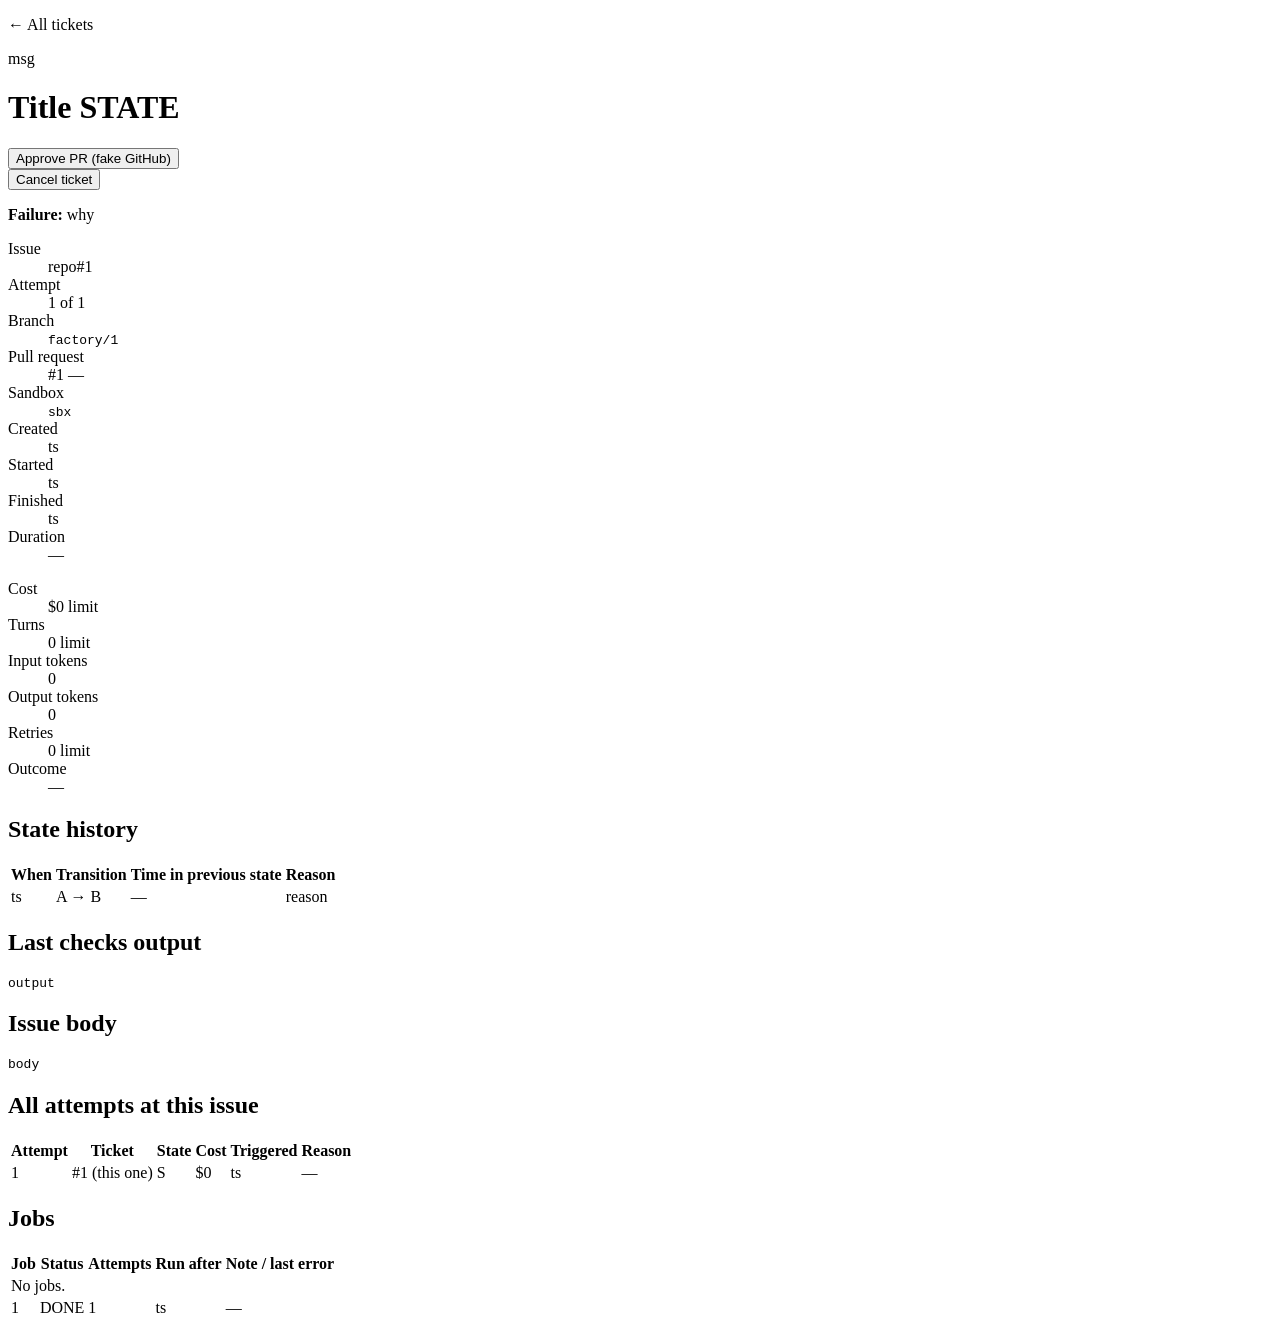
<file: software-factory/src/main/resources/templates/ticket.html>
<!DOCTYPE html>
<html xmlns:th="http://www.thymeleaf.org">
<head th:replace="~{layout :: head('Ticket ' + ${t.id})}"></head>
<body>
<header th:replace="~{layout :: nav('tickets')}"></header>
<main>
  <p><a th:href="@{/tickets}">← All tickets</a></p>
  <div class="flash" th:if="${message}" th:text="${message}">msg</div>
  <h1><span th:text="'#' + ${t.id} + ' · ' + ${t.title}">Title</span>
    <span class="badge" th:classappend="${t.state}" th:text="${t.state}">STATE</span></h1>

  <div class="actions" th:unless="${t.state.terminal}">
    <form th:if="${props.fakeMode() and t.state.name() == 'AWAITING_APPROVAL'}" method="post" th:action="@{/tickets/{id}/approve(id=${t.id})}">
      <button class="primary" type="submit">Approve PR (fake GitHub)</button>
    </form>
    <form method="post" th:action="@{/tickets/{id}/cancel(id=${t.id})}">
      <button type="submit">Cancel ticket</button>
    </form>
  </div>

  <p class="err" th:if="${t.failureReason}"><strong>Failure:</strong> <span th:text="${t.failureReason}">why</span></p>

  <div class="grid2">
    <div class="card">
      <dl class="kv">
        <dt>Issue</dt><dd th:text="${t.repo + '#' + t.issueNumber}">repo#1</dd>
        <dt>Attempt</dt><dd th:text="${t.attempt} + ' of ' + ${attempts.size()}">1 of 1</dd>
        <dt>Branch</dt><dd><code th:text="${t.branchName ?: '—'}">factory/1</code></dd>
        <dt>Pull request</dt>
        <dd><a th:if="${t.prUrl}" th:href="${t.prUrl}" th:text="'#' + ${t.prNumber}">#1</a>
          <span th:unless="${t.prUrl}">—</span></dd>
        <dt>Sandbox</dt><dd><code th:text="${t.sandboxId ?: '—'}">sbx</code></dd>
        <dt>Created</dt><dd th:text="${@fmt.ts(t.createdAt)}">ts</dd>
        <dt>Started</dt><dd th:text="${@fmt.ts(t.startedAt)}">ts</dd>
        <dt>Finished</dt><dd th:text="${@fmt.ts(t.finishedAt)}">ts</dd>
        <dt>Duration</dt><dd th:text="${@fmt.duration(t.elapsed(now))}">—</dd>
      </dl>
    </div>
    <div class="card">
      <dl class="kv">
        <dt>Cost</dt><dd><span th:text="${@fmt.usdPrecise(t.costUsd)}">$0</span>
          <span class="muted" th:text="'of ' + ${@fmt.usd(props.guardrails.maxCostUsd)} + ' limit'">limit</span></dd>
        <dt>Turns</dt><dd><span th:text="${t.turns}">0</span>
          <span class="muted" th:text="'of ' + ${props.guardrails.maxTurns} + ' limit'">limit</span></dd>
        <dt>Input tokens</dt><dd th:text="${#numbers.formatInteger(t.tokensInput, 1, 'COMMA')}">0</dd>
        <dt>Output tokens</dt><dd th:text="${#numbers.formatInteger(t.tokensOutput, 1, 'COMMA')}">0</dd>
        <dt>Retries</dt><dd><span th:text="${t.retries}">0</span>
          <span class="muted" th:text="'of ' + ${props.guardrails.maxRetries} + ' allowed'">limit</span></dd>
        <dt>Outcome</dt><dd th:text="${t.state.terminal} ? ${t.state} : 'in progress'">—</dd>
      </dl>
    </div>
  </div>

  <h2>State history</h2>
  <div class="card">
    <table class="timeline">
      <thead><tr><th>When</th><th>Transition</th><th class="num">Time in previous state</th><th>Reason</th></tr></thead>
      <tbody>
      <tr th:each="h, it : ${history}">
        <td th:text="${@fmt.ts(h.createdAt)}">ts</td>
        <td><span th:if="${h.fromState}"><span class="badge" th:classappend="${h.fromState}" th:text="${h.fromState}">A</span> →</span>
          <span class="badge" th:classappend="${h.toState}" th:text="${h.toState}">B</span></td>
        <td class="num" th:text="${it.first} ? '—' : ${@fmt.between(history[it.index - 1].createdAt, h.createdAt)}">—</td>
        <td class="reason" th:text="${h.reason}">reason</td>
      </tr>
      </tbody>
    </table>
  </div>

  <th:block th:if="${t.lastFeedback}">
    <h2>Last checks output</h2>
    <pre th:text="${t.lastFeedback}">output</pre>
  </th:block>

  <h2>Issue body</h2>
  <pre th:text="${t.body.isEmpty()} ? '(empty)' : ${t.body}">body</pre>

  <th:block th:if="${attempts.size() > 1}">
    <h2>All attempts at this issue</h2>
    <div class="card">
      <table>
        <thead><tr><th>Attempt</th><th>Ticket</th><th>State</th><th class="num">Cost</th><th>Triggered</th><th>Reason</th></tr></thead>
        <tbody>
        <tr th:each="a : ${attempts}">
          <td th:text="${a.attempt}">1</td>
          <td><a th:href="@{/tickets/{id}(id=${a.id})}" th:text="'#' + ${a.id}">#1</a>
            <span class="muted" th:if="${a.id == t.id}">(this one)</span></td>
          <td><span class="badge" th:classappend="${a.state}" th:text="${a.state}">S</span></td>
          <td class="num" th:text="${@fmt.usd(a.costUsd)}">$0</td>
          <td class="muted" th:text="${@fmt.ts(a.triggeredAt)}">ts</td>
          <td class="reason" th:text="${a.failureReason ?: '—'}">—</td>
        </tr>
        </tbody>
      </table>
    </div>
  </th:block>

  <h2>Jobs</h2>
  <div class="card">
    <table>
      <thead><tr><th>Job</th><th>Status</th><th class="num">Attempts</th><th>Run after</th><th>Note / last error</th></tr></thead>
      <tbody>
      <tr th:if="${jobs.isEmpty()}"><td colspan="5" class="muted">No jobs.</td></tr>
      <tr th:each="j : ${jobs}">
        <td th:text="${j.id}">1</td><td th:text="${j.status}">DONE</td>
        <td class="num" th:text="${j.attempts}">1</td>
        <td th:text="${@fmt.ts(j.runAfter)}">ts</td>
        <td class="reason" th:text="${j.lastError ?: '—'}">—</td>
      </tr>
      </tbody>
    </table>
  </div>
</main>
</body>
</html>
</file>
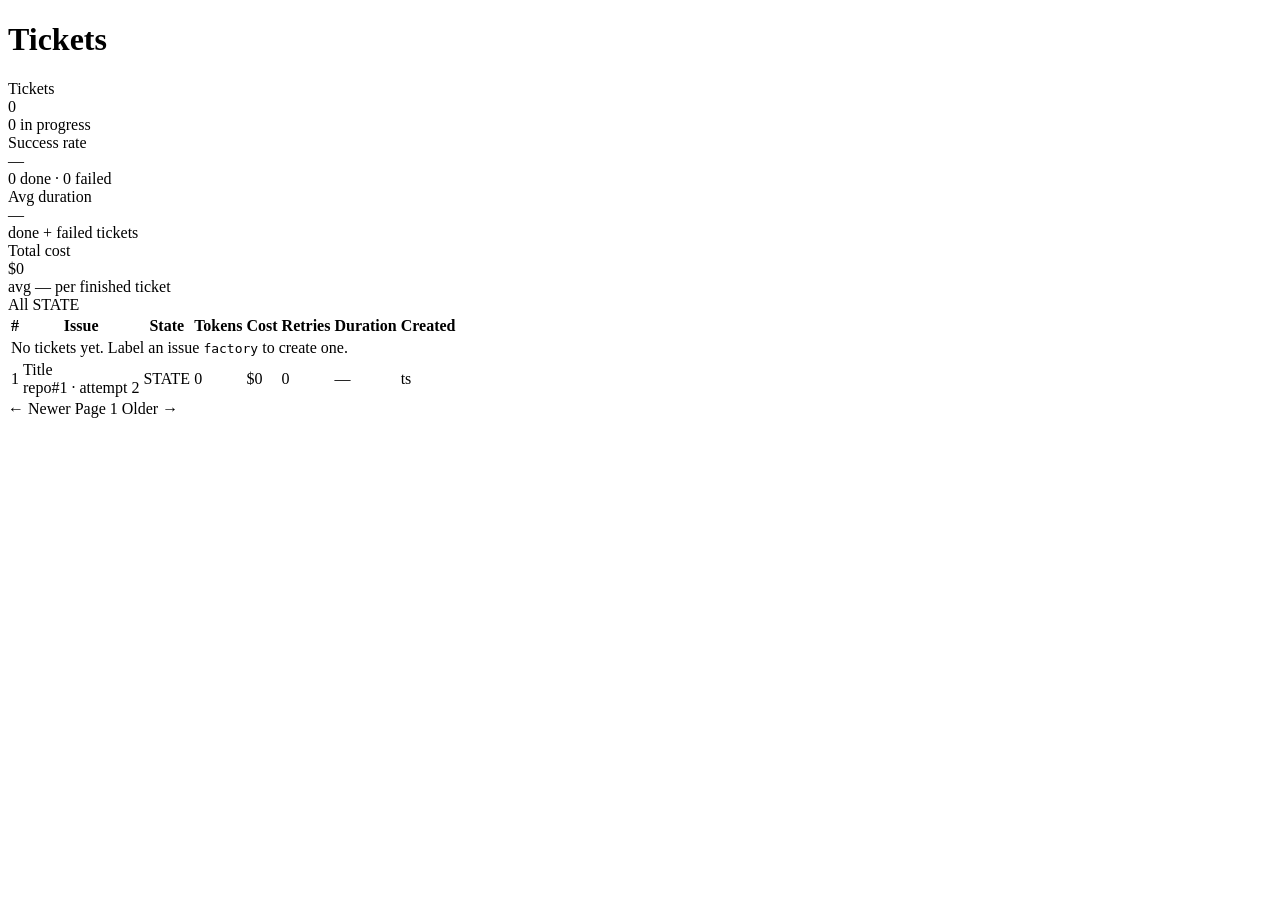
<file: software-factory/src/main/resources/templates/tickets.html>
<!DOCTYPE html>
<html xmlns:th="http://www.thymeleaf.org">
<head th:replace="~{layout :: head('Tickets')}"></head>
<body>
<header th:replace="~{layout :: nav('tickets')}"></header>
<main>
  <h1>Tickets</h1>

  <section class="tiles" aria-label="Summary">
    <div class="tile"><div class="label">Tickets</div><div class="value" th:text="${stats.total}">0</div>
      <div class="sub"><span th:text="${stats.active}">0</span> in progress</div></div>
    <div class="tile"><div class="label">Success rate</div>
      <div class="value" th:text="${@fmt.percent(stats.successRate)}">—</div>
      <div class="sub"><span th:text="${stats.done}">0</span> done · <span th:text="${stats.failed}">0</span> failed</div></div>
    <div class="tile"><div class="label">Avg duration</div>
      <div class="value" th:text="${@fmt.duration(stats.avgDurationMs)}">—</div>
      <div class="sub">done + failed tickets</div></div>
    <div class="tile"><div class="label">Total cost</div>
      <div class="value" th:text="${@fmt.usd(stats.totalCostUsd)}">$0</div>
      <div class="sub">avg <span th:text="${@fmt.usd(stats.avgCostUsd)}">—</span> per finished ticket</div></div>
  </section>

  <div class="filters" aria-label="Filter by state">
    <a th:href="@{/tickets}" th:classappend="${filter == null} ? 'on'">All</a>
    <a th:each="s : ${states}" th:href="@{/tickets(state=${s})}" th:classappend="${filter == s} ? 'on'"
       th:text="${s}">STATE</a>
  </div>

  <div class="card">
    <table>
      <thead>
      <tr>
        <th>#</th><th>Issue</th><th>State</th><th class="num">Tokens</th><th class="num">Cost</th>
        <th class="num">Retries</th><th class="num">Duration</th><th>Created</th>
      </tr>
      </thead>
      <tbody>
      <tr th:if="${tickets.isEmpty()}"><td colspan="8" class="muted">No tickets yet. Label an issue
        <code th:text="${props.triggerLabel}">factory</code> to create one.</td></tr>
      <tr th:each="t : ${tickets}">
        <td><a th:href="@{/tickets/{id}(id=${t.id})}" th:text="${t.id}">1</a></td>
        <td><a th:href="@{/tickets/{id}(id=${t.id})}" th:text="${t.title}">Title</a>
          <div class="muted"><span th:text="${t.repo + '#' + t.issueNumber}">repo#1</span>
            <span th:if="${t.attempt > 1}" th:text="'· attempt ' + ${t.attempt}">· attempt 2</span></div></td>
        <td><span class="badge" th:classappend="${t.state}" th:text="${t.state}">STATE</span></td>
        <td class="num" th:text="${@fmt.tokens(t.totalTokens())}">0</td>
        <td class="num" th:text="${@fmt.usd(t.costUsd)}">$0</td>
        <td class="num" th:text="${t.retries}">0</td>
        <td class="num" th:text="${@fmt.duration(t.elapsed(now))}">—</td>
        <td class="muted" th:text="${@fmt.ts(t.createdAt)}">ts</td>
      </tr>
      </tbody>
    </table>
  </div>
  <nav class="pager" th:if="${page > 1 or hasOlder}" aria-label="Pages">
    <a th:if="${page > 1}" th:href="@{/tickets(state=${filter}, page=${page - 1})}">← Newer</a>
    <span class="muted" th:text="'Page ' + ${page}">Page 1</span>
    <a th:if="${hasOlder}" th:href="@{/tickets(state=${filter}, page=${page + 1})}">Older →</a>
  </nav>
</main>
</body>
</html>
</file>
